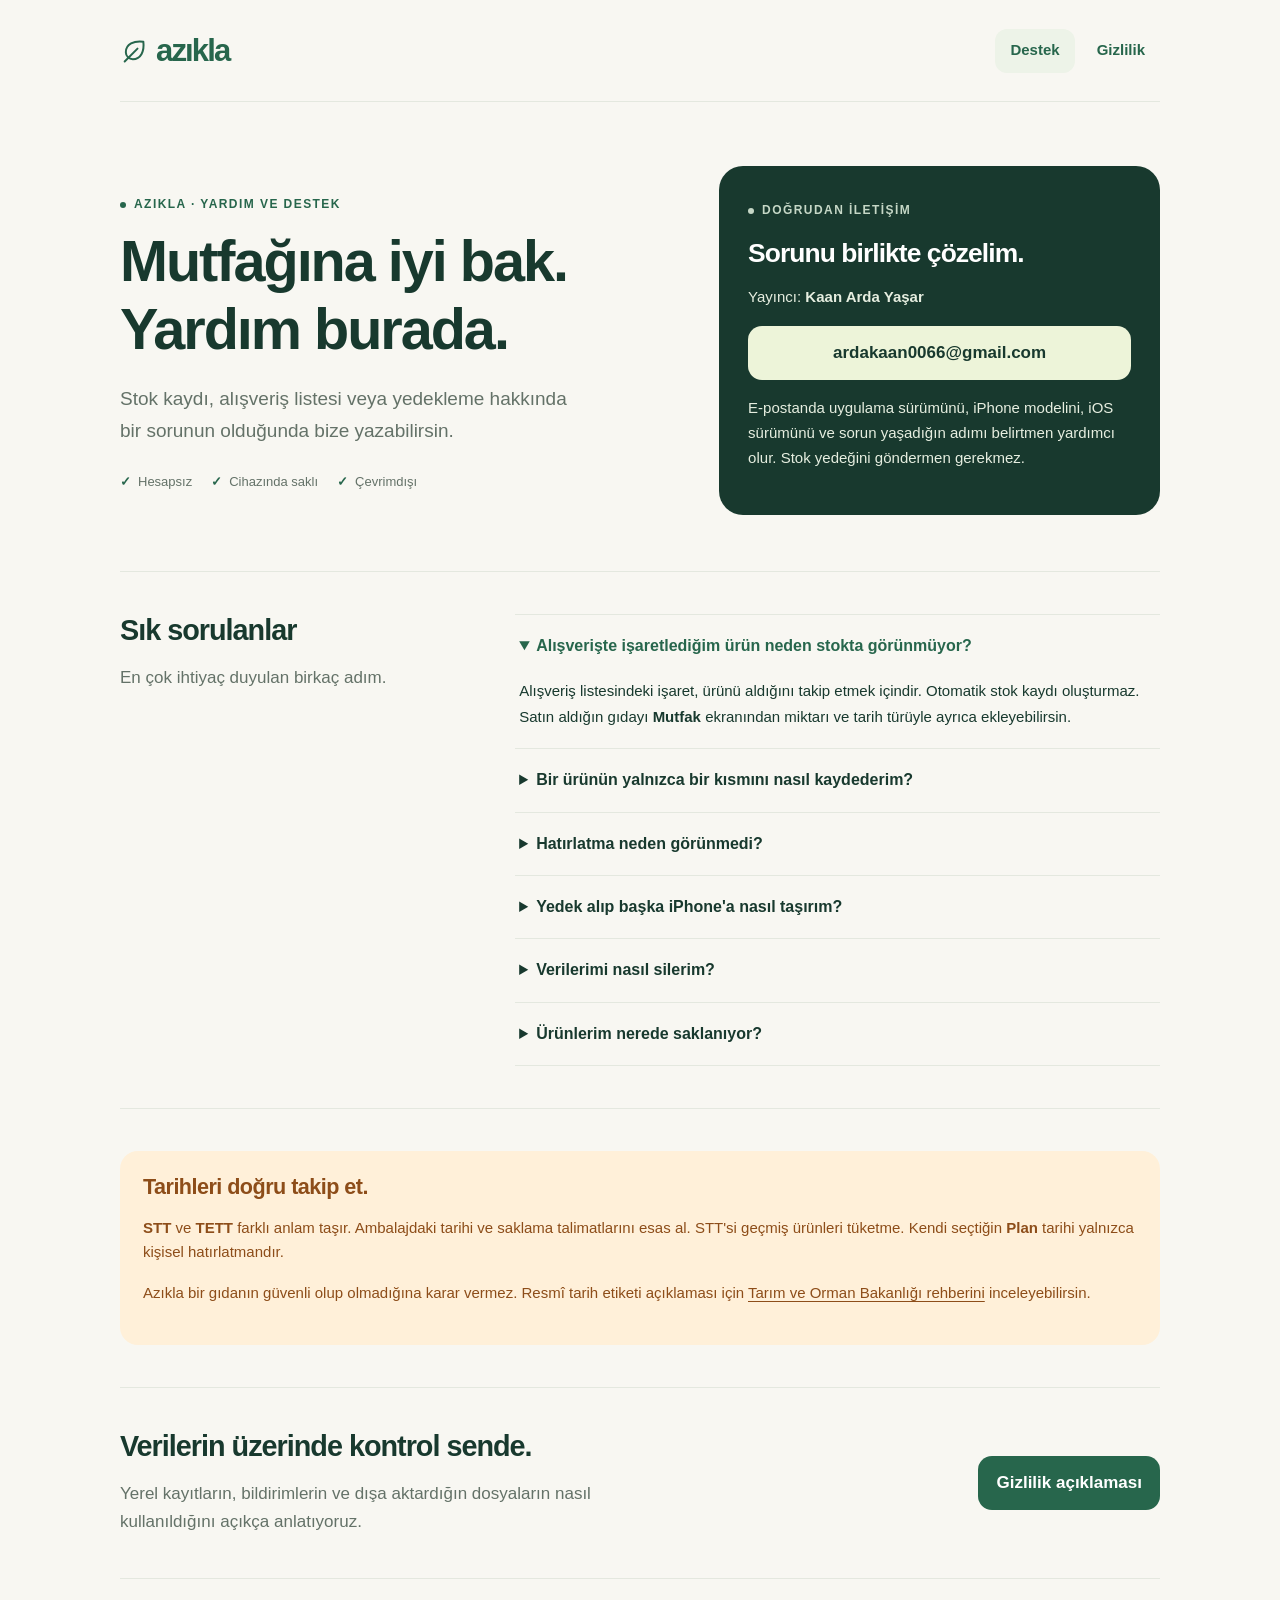
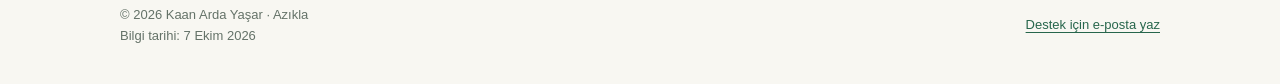
<file: index.html>
<!doctype html>
<html lang="tr">
<head>
  <meta charset="utf-8">
  <meta name="viewport" content="width=device-width, initial-scale=1">
  <meta name="description" content="Azıkla için destek: stok, alışveriş listesi, yerel hatırlatmalar ve yedekleme hakkında yardım. Yayıncı Kaan Arda Yaşar.">
  <meta http-equiv="Content-Security-Policy" content="default-src 'none'; style-src 'self'; img-src 'self' data:; base-uri 'none'; form-action 'none'">
  <title>Azıkla · Destek</title>
  <link rel="stylesheet" href="styles.css">
</head>
<body>
  <a class="skip" href="#main">İçeriğe geç</a>
  <div class="shell">
    <header class="header">
      <a class="logo" href="index.html" aria-label="Azıkla destek ana sayfası">
        <svg aria-hidden="true" viewBox="0 0 24 24" fill="none"><path d="M20 4c-8-1-15 2-15 9a6 6 0 0 0 6 6c7 0 10-7 9-15ZM4 21 15 10" stroke="currentColor" stroke-width="1.7" stroke-linecap="round" stroke-linejoin="round"/></svg>
        <span>azıkla</span>
      </a>
      <nav class="nav" aria-label="Ana gezinme">
        <a href="index.html" aria-current="page">Destek</a>
        <a href="privacy.html">Gizlilik</a>
      </nav>
    </header>
    <main id="main" tabindex="-1">
      <section class="hero" aria-labelledby="page-title">
        <div>
          <span class="eyebrow">Azıkla · Yardım ve destek</span>
          <h1 id="page-title">Mutfağına iyi bak.<br>Yardım burada.</h1>
          <p class="lead muted">Stok kaydı, alışveriş listesi veya yedekleme hakkında bir sorunun olduğunda bize yazabilirsin.</p>
          <div class="facts" aria-label="Uygulamanın temel özellikleri">
            <span>Hesapsız</span><span>Cihazında saklı</span><span>Çevrimdışı</span>
          </div>
        </div>
        <aside class="contact" aria-labelledby="contact-title">
          <span class="eyebrow">Doğrudan iletişim</span>
          <h2 id="contact-title">Sorunu birlikte çözelim.</h2>
          <p>Yayıncı: <strong>Kaan Arda Yaşar</strong></p>
          <a class="button" href="mailto:ardakaan0066@gmail.com" aria-label="Destek için ardakaan0066@gmail.com adresine e-posta yaz">ardakaan0066@gmail.com</a>
          <p class="contact-note">E-postanda uygulama sürümünü, iPhone modelini, iOS sürümünü ve sorun yaşadığın adımı belirtmen yardımcı olur. Stok yedeğini göndermen gerekmez.</p>
        </aside>
      </section>
      <section class="section split" aria-labelledby="faq-title">
        <div class="section-intro">
          <h2 id="faq-title">Sık sorulanlar</h2>
          <p class="muted">En çok ihtiyaç duyulan birkaç adım.</p>
        </div>
        <div class="faq">
          <details open>
            <summary>Alışverişte işaretlediğim ürün neden stokta görünmüyor?</summary>
            <div class="answer"><p>Alışveriş listesindeki işaret, ürünü aldığını takip etmek içindir. Otomatik stok kaydı oluşturmaz. Satın aldığın gıdayı <strong>Mutfak</strong> ekranından miktarı ve tarih türüyle ayrıca ekleyebilirsin.</p></div>
          </details>
          <details>
            <summary>Bir ürünün yalnızca bir kısmını nasıl kaydederim?</summary>
            <div class="answer"><p>Ürünün <strong>Tükettim</strong> veya <strong>İsraf oldu</strong> işlemini seçip aynı birimde kullandığın miktarı gir. Kalan miktar stokta tutulur. Örneğin 1 kg ürünün 0,25 kg'ını kaydedersen 0,75 kg kalır.</p></div>
          </details>
          <details>
            <summary>Hatırlatma neden görünmedi?</summary>
            <div class="answer"><p>Ayarlar'da tarih hatırlatıcılarının açık olduğunu ve iPhone'da Azıkla'ya bildirim izni verildiğini kontrol et. Odak modu ve bildirim görünürlüğü teslimatı etkileyebilir.</p><p>Hatırlatmalar cihazda planlanır. Sonraki 30 gün için, tarihten bir gün önce ve tarih gününde saat 10.00'a ayarlanır; aynı günün ürünleri tek bildirimde toplanır. Uygulamayı yeniden açmak planın güncellenmesini sağlar.</p></div>
          </details>
          <details>
            <summary>Yedek alıp başka iPhone'a nasıl taşırım?</summary>
            <div class="answer"><p><strong>Ayarlar → Yedeğimi dışa aktar</strong> ile JSON dosyasını seçtiğin yere kaydet. Diğer cihazda <strong>Yedek dosyası seç</strong> işlemini kullan. Dosya en fazla 2 MB olabilir; geri yükleme mevcut kayıtların yerini alır ve hatırlatıcıları yeniden açman gerekir.</p><p>Yedek dosyası ayrıca şifreli değildir. Kayıtlarını içerdiğinden dosyayı nereye kaydettiğine veya kiminle paylaştığına dikkat et.</p></div>
          </details>
          <details>
            <summary>Verilerimi nasıl silerim?</summary>
            <div class="answer"><p><strong>Ayarlar → Tüm verilerimi sil</strong> işlemi ana kayıtları ve cihazdaki kurtarma kopyalarını temizler. Temizlik tamamlanamazsa uygulama uyarı verir; bu durumda silmeyi tekrar deneyebilirsin.</p><p>Daha önce dışa aktardığın dosyalar ve iPhone'un yedekleri ayrı yönetilir. Bu işlem onları silmez.</p></div>
          </details>
          <details>
            <summary>Ürünlerim nerede saklanıyor?</summary>
            <div class="answer"><p>Stok, alışveriş ve kullanım kayıtların cihazında saklanır. Azıkla hesap, reklam veya kullanım analitiği servisi kullanmaz. Uygulamanın kendi bulut senkronizasyonu yoktur; iPhone'un yedekleme ayarları ayrıca geçerli olabilir.</p><p><a href="privacy.html">Gizlilik açıklamasını oku</a>.</p></div>
          </details>
        </div>
      </section>
      <section class="section" aria-labelledby="dates-title">
        <div class="notice">
          <h2 id="dates-title">Tarihleri doğru takip et.</h2>
          <p><strong>STT</strong> ve <strong>TETT</strong> farklı anlam taşır. Ambalajdaki tarihi ve saklama talimatlarını esas al. STT'si geçmiş ürünleri tüketme. Kendi seçtiğin <strong>Plan</strong> tarihi yalnızca kişisel hatırlatmandır.</p>
          <p>Azıkla bir gıdanın güvenli olup olmadığına karar vermez. Resmî tarih etiketi açıklaması için <a href="https://guvenilirgida.tarimorman.gov.tr/Haber/Detay/18326">Tarım ve Orman Bakanlığı rehberini</a> inceleyebilirsin.</p>
        </div>
      </section>
      <section class="section next" aria-labelledby="privacy-title">
        <div><h2 id="privacy-title">Verilerin üzerinde kontrol sende.</h2><p class="muted">Yerel kayıtların, bildirimlerin ve dışa aktardığın dosyaların nasıl kullanıldığını açıkça anlatıyoruz.</p></div>
        <a class="button" href="privacy.html">Gizlilik açıklaması</a>
      </section>
    </main>
    <footer class="footer">
      <div><p>© 2026 Kaan Arda Yaşar · Azıkla</p><p>Bilgi tarihi: 7 Ekim 2026</p></div>
      <a href="mailto:ardakaan0066@gmail.com">Destek için e-posta yaz</a>
    </footer>
  </div>
</body>
</html>
</file>
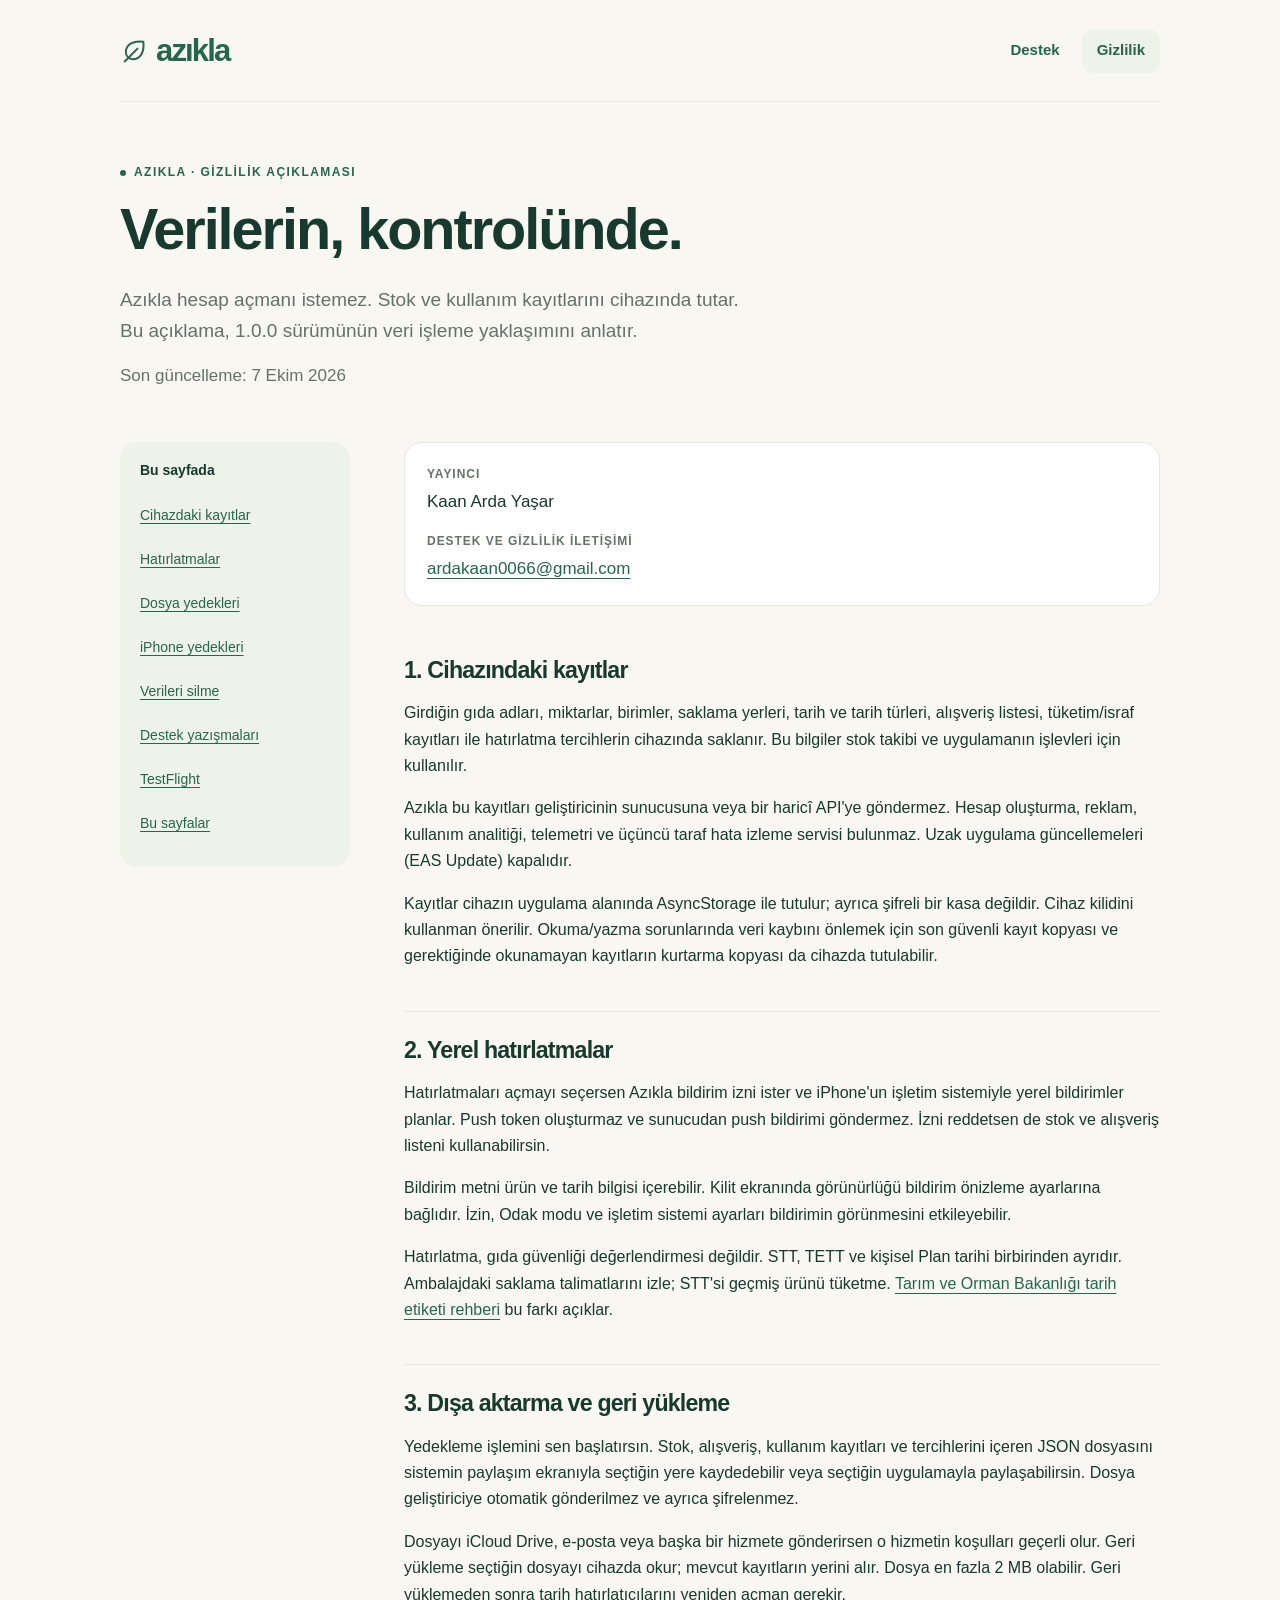
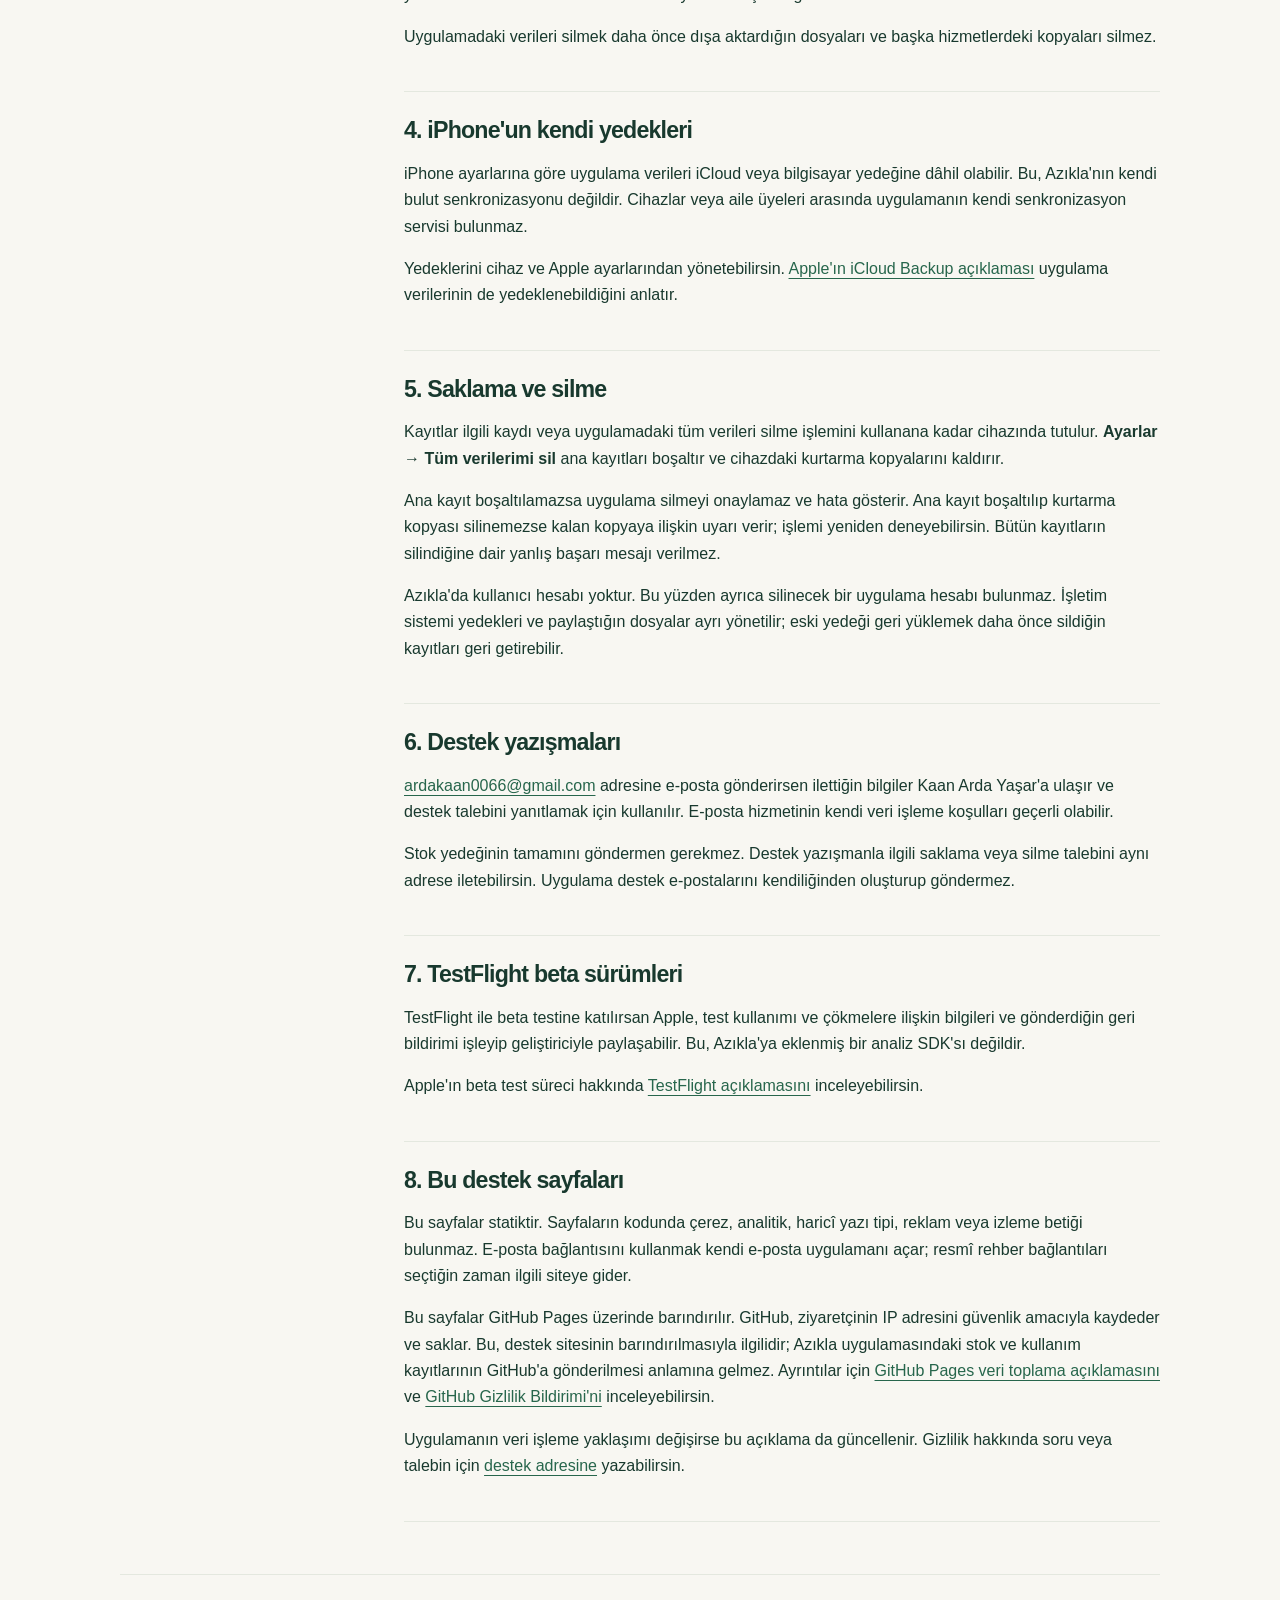
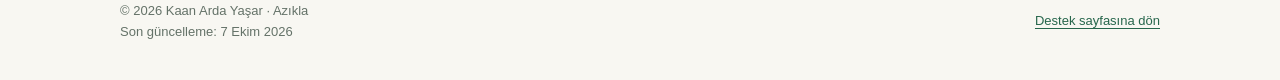
<file: privacy.html>
<!doctype html>
<html lang="tr">
<head>
  <meta charset="utf-8">
  <meta name="viewport" content="width=device-width, initial-scale=1">
  <meta name="description" content="Azıkla gizlilik açıklaması: cihazdaki kayıtlar, yerel bildirimler, dosya yedekleri ve silme işlemi. Yayıncı Kaan Arda Yaşar.">
  <meta http-equiv="Content-Security-Policy" content="default-src 'none'; style-src 'self'; img-src 'self' data:; base-uri 'none'; form-action 'none'">
  <title>Azıkla · Gizlilik</title>
  <link rel="stylesheet" href="styles.css">
</head>
<body>
  <a class="skip" href="#main">İçeriğe geç</a>
  <div class="shell">
    <header class="header">
      <a class="logo" href="index.html" aria-label="Azıkla destek ana sayfası">
        <svg aria-hidden="true" viewBox="0 0 24 24" fill="none"><path d="M20 4c-8-1-15 2-15 9a6 6 0 0 0 6 6c7 0 10-7 9-15ZM4 21 15 10" stroke="currentColor" stroke-width="1.7" stroke-linecap="round" stroke-linejoin="round"/></svg>
        <span>azıkla</span>
      </a>
      <nav class="nav" aria-label="Ana gezinme"><a href="index.html">Destek</a><a href="privacy.html" aria-current="page">Gizlilik</a></nav>
    </header>
    <main id="main" tabindex="-1">
      <header class="policy-head">
        <span class="eyebrow">Azıkla · Gizlilik açıklaması</span>
        <h1>Verilerin, kontrolünde.</h1>
        <p class="lead muted">Azıkla hesap açmanı istemez. Stok ve kullanım kayıtlarını cihazında tutar. Bu açıklama, 1.0.0 sürümünün veri işleme yaklaşımını anlatır.</p>
        <p class="muted">Son güncelleme: <time datetime="2026-10-07">7 Ekim 2026</time></p>
      </header>
      <div class="policy-layout">
        <nav class="toc" aria-label="Gizlilik açıklamasının bölümleri">
          <h2>Bu sayfada</h2>
          <ul>
            <li><a href="#records">Cihazdaki kayıtlar</a></li>
            <li><a href="#reminders">Hatırlatmalar</a></li>
            <li><a href="#files">Dosya yedekleri</a></li>
            <li><a href="#backups">iPhone yedekleri</a></li>
            <li><a href="#deletion">Verileri silme</a></li>
            <li><a href="#support">Destek yazışmaları</a></li>
            <li><a href="#beta">TestFlight</a></li>
            <li><a href="#website">Bu sayfalar</a></li>
          </ul>
        </nav>
        <article class="policy" aria-label="Gizlilik politikası">
          <div class="identity">
            <dl>
              <dt>Yayıncı</dt><dd>Kaan Arda Yaşar</dd>
              <dt>Destek ve gizlilik iletişimi</dt><dd><a href="mailto:ardakaan0066@gmail.com">ardakaan0066@gmail.com</a></dd>
            </dl>
          </div>
          <section id="records" aria-labelledby="records-title">
            <h2 id="records-title">1. Cihazındaki kayıtlar</h2>
            <p>Girdiğin gıda adları, miktarlar, birimler, saklama yerleri, tarih ve tarih türleri, alışveriş listesi, tüketim/israf kayıtları ile hatırlatma tercihlerin cihazında saklanır. Bu bilgiler stok takibi ve uygulamanın işlevleri için kullanılır.</p>
            <p>Azıkla bu kayıtları geliştiricinin sunucusuna veya bir haricî API'ye göndermez. Hesap oluşturma, reklam, kullanım analitiği, telemetri ve üçüncü taraf hata izleme servisi bulunmaz. Uzak uygulama güncellemeleri (EAS Update) kapalıdır.</p>
            <p>Kayıtlar cihazın uygulama alanında AsyncStorage ile tutulur; ayrıca şifreli bir kasa değildir. Cihaz kilidini kullanman önerilir. Okuma/yazma sorunlarında veri kaybını önlemek için son güvenli kayıt kopyası ve gerektiğinde okunamayan kayıtların kurtarma kopyası da cihazda tutulabilir.</p>
          </section>
          <section id="reminders" aria-labelledby="reminders-title">
            <h2 id="reminders-title">2. Yerel hatırlatmalar</h2>
            <p>Hatırlatmaları açmayı seçersen Azıkla bildirim izni ister ve iPhone'un işletim sistemiyle yerel bildirimler planlar. Push token oluşturmaz ve sunucudan push bildirimi göndermez. İzni reddetsen de stok ve alışveriş listeni kullanabilirsin.</p>
            <p>Bildirim metni ürün ve tarih bilgisi içerebilir. Kilit ekranında görünürlüğü bildirim önizleme ayarlarına bağlıdır. İzin, Odak modu ve işletim sistemi ayarları bildirimin görünmesini etkileyebilir.</p>
            <p>Hatırlatma, gıda güvenliği değerlendirmesi değildir. STT, TETT ve kişisel Plan tarihi birbirinden ayrıdır. Ambalajdaki saklama talimatlarını izle; STT'si geçmiş ürünü tüketme. <a href="https://guvenilirgida.tarimorman.gov.tr/Haber/Detay/18326">Tarım ve Orman Bakanlığı tarih etiketi rehberi</a> bu farkı açıklar.</p>
          </section>
          <section id="files" aria-labelledby="files-title">
            <h2 id="files-title">3. Dışa aktarma ve geri yükleme</h2>
            <p>Yedekleme işlemini sen başlatırsın. Stok, alışveriş, kullanım kayıtları ve tercihlerini içeren JSON dosyasını sistemin paylaşım ekranıyla seçtiğin yere kaydedebilir veya seçtiğin uygulamayla paylaşabilirsin. Dosya geliştiriciye otomatik gönderilmez ve ayrıca şifrelenmez.</p>
            <p>Dosyayı iCloud Drive, e-posta veya başka bir hizmete gönderirsen o hizmetin koşulları geçerli olur. Geri yükleme seçtiğin dosyayı cihazda okur; mevcut kayıtların yerini alır. Dosya en fazla 2 MB olabilir. Geri yüklemeden sonra tarih hatırlatıcılarını yeniden açman gerekir.</p>
            <p>Uygulamadaki verileri silmek daha önce dışa aktardığın dosyaları ve başka hizmetlerdeki kopyaları silmez.</p>
          </section>
          <section id="backups" aria-labelledby="backups-title">
            <h2 id="backups-title">4. iPhone'un kendi yedekleri</h2>
            <p>iPhone ayarlarına göre uygulama verileri iCloud veya bilgisayar yedeğine dâhil olabilir. Bu, Azıkla'nın kendi bulut senkronizasyonu değildir. Cihazlar veya aile üyeleri arasında uygulamanın kendi senkronizasyon servisi bulunmaz.</p>
            <p>Yedeklerini cihaz ve Apple ayarlarından yönetebilirsin. <a href="https://support.apple.com/en-gb/108770">Apple'ın iCloud Backup açıklaması</a> uygulama verilerinin de yedeklenebildiğini anlatır.</p>
          </section>
          <section id="deletion" aria-labelledby="deletion-title">
            <h2 id="deletion-title">5. Saklama ve silme</h2>
            <p>Kayıtlar ilgili kaydı veya uygulamadaki tüm verileri silme işlemini kullanana kadar cihazında tutulur. <strong>Ayarlar → Tüm verilerimi sil</strong> ana kayıtları boşaltır ve cihazdaki kurtarma kopyalarını kaldırır.</p>
            <p>Ana kayıt boşaltılamazsa uygulama silmeyi onaylamaz ve hata gösterir. Ana kayıt boşaltılıp kurtarma kopyası silinemezse kalan kopyaya ilişkin uyarı verir; işlemi yeniden deneyebilirsin. Bütün kayıtların silindiğine dair yanlış başarı mesajı verilmez.</p>
            <p>Azıkla'da kullanıcı hesabı yoktur. Bu yüzden ayrıca silinecek bir uygulama hesabı bulunmaz. İşletim sistemi yedekleri ve paylaştığın dosyalar ayrı yönetilir; eski yedeği geri yüklemek daha önce sildiğin kayıtları geri getirebilir.</p>
          </section>
          <section id="support" aria-labelledby="support-title">
            <h2 id="support-title">6. Destek yazışmaları</h2>
            <p><a href="mailto:ardakaan0066@gmail.com">ardakaan0066@gmail.com</a> adresine e-posta gönderirsen ilettiğin bilgiler Kaan Arda Yaşar'a ulaşır ve destek talebini yanıtlamak için kullanılır. E-posta hizmetinin kendi veri işleme koşulları geçerli olabilir.</p>
            <p>Stok yedeğinin tamamını göndermen gerekmez. Destek yazışmanla ilgili saklama veya silme talebini aynı adrese iletebilirsin. Uygulama destek e-postalarını kendiliğinden oluşturup göndermez.</p>
          </section>
          <section id="beta" aria-labelledby="beta-title">
            <h2 id="beta-title">7. TestFlight beta sürümleri</h2>
            <p>TestFlight ile beta testine katılırsan Apple, test kullanımı ve çökmelere ilişkin bilgileri ve gönderdiğin geri bildirimi işleyip geliştiriciyle paylaşabilir. Bu, Azıkla'ya eklenmiş bir analiz SDK'sı değildir.</p>
            <p>Apple'ın beta test süreci hakkında <a href="https://testflight.apple.com/">TestFlight açıklamasını</a> inceleyebilirsin.</p>
          </section>
          <section id="website" aria-labelledby="website-title">
            <h2 id="website-title">8. Bu destek sayfaları</h2>
            <p>Bu sayfalar statiktir. Sayfaların kodunda çerez, analitik, haricî yazı tipi, reklam veya izleme betiği bulunmaz. E-posta bağlantısını kullanmak kendi e-posta uygulamanı açar; resmî rehber bağlantıları seçtiğin zaman ilgili siteye gider.</p>
            <p>Bu sayfalar GitHub Pages üzerinde barındırılır. GitHub, ziyaretçinin IP adresini güvenlik amacıyla kaydeder ve saklar. Bu, destek sitesinin barındırılmasıyla ilgilidir; Azıkla uygulamasındaki stok ve kullanım kayıtlarının GitHub'a gönderilmesi anlamına gelmez. Ayrıntılar için <a href="https://docs.github.com/en/pages/getting-started-with-github-pages/what-is-github-pages#data-collection">GitHub Pages veri toplama açıklamasını</a> ve <a href="https://docs.github.com/en/site-policy/privacy-policies/github-general-privacy-statement">GitHub Gizlilik Bildirimi'ni</a> inceleyebilirsin.</p>
            <p>Uygulamanın veri işleme yaklaşımı değişirse bu açıklama da güncellenir. Gizlilik hakkında soru veya talebin için <a href="mailto:ardakaan0066@gmail.com">destek adresine</a> yazabilirsin.</p>
          </section>
        </article>
      </div>
    </main>
    <footer class="footer">
      <div><p>© 2026 Kaan Arda Yaşar · Azıkla</p><p>Son güncelleme: 7 Ekim 2026</p></div>
      <a href="index.html">Destek sayfasına dön</a>
    </footer>
  </div>
</body>
</html>
</file>
<file: styles.css>
:root {
  color-scheme: light;
  --bg: #f8f7f2;
  --card: #ffffff;
  --ink: #18392e;
  --green: #27664c;
  --muted: #647268;
  --line: #e4e8df;
  --pale: #edf3e8;
  --amber: #fff0d9;
  --orange: #8d4d19;
}
* { box-sizing: border-box; }
html { scroll-behavior: smooth; }
body { margin: 0; background: var(--bg); color: var(--ink); font-family: -apple-system, BlinkMacSystemFont, "Segoe UI", sans-serif; font-size: 17px; line-height: 1.65; }
a { color: var(--green); text-underline-offset: .22em; }
a:hover { text-decoration-thickness: .14em; }
a:focus-visible, summary:focus-visible, [tabindex]:focus-visible { outline: 3px solid #8d4d19; outline-offset: 5px; border-radius: 4px; }
p { margin: 0 0 1rem; }
h1, h2, h3 { font-weight: 700; line-height: 1.18; letter-spacing: -.035em; }
h1 { font-size: clamp(2.3rem, 6vw, 3.6rem); margin: .7rem 0 1.2rem; max-width: 15ch; }
h2 { font-size: 1.8rem; margin: 0 0 1rem; }
h3 { font-size: 1.15rem; letter-spacing: -.02em; margin: 0 0 .5rem; }
ul, ol { padding-left: 1.35rem; }
li + li { margin-top: .55rem; }
svg { display: block; }
.skip { position: fixed; z-index: 10; top: 12px; left: 12px; padding: 12px 18px; background: var(--ink); color: white; transform: translateY(-200%); }
.skip:focus { transform: translateY(0); }
.shell { width: min(100% - 48px, 1040px); margin: 0 auto; }
.header { display: flex; align-items: center; justify-content: space-between; gap: 24px; padding: 25px 0; border-bottom: 1px solid var(--line); }
.logo { display: inline-flex; align-items: center; gap: 8px; min-height: 44px; color: var(--green); font-weight: 750; font-size: 31px; letter-spacing: -.06em; text-decoration: none; }
.logo svg { width: 28px; height: 28px; }
.nav { display: flex; gap: 7px; }
.nav a { display: inline-flex; align-items: center; min-height: 44px; padding: 9px 15px; border-radius: 12px; text-decoration: none; font-size: 15px; font-weight: 600; }
.nav a[aria-current="page"] { background: var(--pale); }
.hero { display: grid; grid-template-columns: 1.25fr 1fr; gap: 48px; align-items: center; padding: 64px 0 56px; }
.eyebrow { display: inline-flex; align-items: center; gap: 8px; color: var(--green); font-size: 12px; font-weight: 700; letter-spacing: .12em; text-transform: uppercase; }
.eyebrow::before { content: ""; width: 6px; height: 6px; border-radius: 50%; background: currentColor; }
.lead { font-size: 19px; line-height: 1.65; max-width: 44ch; }
.muted { color: var(--muted); }
.contact { background: var(--ink); color: white; border-radius: 24px; padding: 29px; }
.contact .eyebrow { color: #c5d7c6; }
.contact h2 { font-size: 1.65rem; margin-top: 15px; }
.contact p { color: #e6eee0; font-size: 15px; }
.contact .contact-note { margin-top: 16px; }
.contact .button { color: var(--ink); background: #edf4d9; }
.button { display: inline-flex; justify-content: center; align-items: center; min-height: 52px; padding: 13px 18px; border-radius: 14px; color: white; background: var(--green); font-weight: 650; text-decoration: none; max-width: 100%; overflow-wrap: anywhere; }
.contact .button { display: block; text-align: center; }
.contact .button:focus-visible { outline-color: #f2cf8a; }
.facts { display: flex; flex-wrap: wrap; gap: 9px 19px; font-size: 13px; color: var(--muted); margin-top: 25px; }
.facts span { display: flex; gap: 7px; align-items: center; }
.facts span::before { content: "✓"; color: var(--green); font-weight: 700; }
.section { padding: 42px 0; border-top: 1px solid var(--line); }
.split { display: grid; grid-template-columns: .7fr 1.3fr; gap: 48px; }
.section-intro p { max-width: 30ch; }
.faq { border-top: 1px solid var(--line); }
details { border-bottom: 1px solid var(--line); }
summary { min-height: 58px; cursor: pointer; padding: 18px 4px; font-weight: 650; font-size: 16px; }
details[open] summary { color: var(--green); }
.answer { padding: 0 4px 18px; font-size: 15px; line-height: 1.75; }
.answer p:last-child { margin-bottom: 0; }
.notice { background: var(--amber); color: var(--orange); border-radius: 18px; padding: 23px; }
.notice h2 { font-size: 1.35rem; letter-spacing: -.025em; }
.notice p { font-size: 15px; }
.notice a { color: var(--orange); }
.next { display: flex; justify-content: space-between; gap: 26px; align-items: center; }
.next p { margin-bottom: 0; max-width: 58ch; }
.next .button { flex-shrink: 0; }
.footer { border-top: 1px solid var(--line); padding: 25px 0 36px; display: flex; justify-content: space-between; flex-wrap: wrap; gap: 12px; font-size: 13px; color: var(--muted); }
.footer a { display: inline-block; min-height: 44px; padding: 10px 0; }
.footer p { margin-bottom: 0; }
.policy-head { padding: 55px 0 36px; }
.policy-head h1 { max-width: 18ch; }
.policy-head .lead { max-width: 60ch; }
.policy-layout { display: grid; grid-template-columns: 230px minmax(0, 1fr); gap: 54px; padding-bottom: 52px; }
.toc { align-self: start; background: var(--pale); padding: 20px; border-radius: 18px; }
.toc h2 { font-size: 14px; letter-spacing: 0; }
.toc ul { list-style: none; margin: 0; padding: 0; }
.toc li + li { margin-top: 0; }
.toc a { display: block; min-height: 44px; padding: 9px 0; font-size: 14px; }
.policy section { padding: 25px 0; border-bottom: 1px solid var(--line); scroll-margin-top: 24px; }
.policy section:first-child { padding-top: 0; }
.policy h2 { font-size: 1.45rem; }
.policy p, .policy li { font-size: 16px; }
.policy .identity { background: white; border: 1px solid var(--line); border-radius: 18px; padding: 22px; margin-bottom: 26px; }
.identity dl { margin: 0; }
.identity dt { color: var(--muted); font-size: 12px; font-weight: 700; letter-spacing: .08em; text-transform: uppercase; }
.identity dd { margin: 3px 0 16px; overflow-wrap: anywhere; }
.identity dd:last-child { margin-bottom: 0; }
.policy .small { font-size: 13px; }
@media (max-width: 740px) {
  .shell { width: min(100% - 36px, 560px); }
  .header { gap: 15px; padding: 18px 0; }
  .logo { font-size: 28px; }
  .nav { gap: 3px; }
  .nav a { font-size: 14px; padding: 9px 11px; }
  .hero { grid-template-columns: 1fr; gap: 28px; padding: 38px 0; }
  .lead { font-size: 17px; }
  .contact { padding: 24px; }
  .section { padding: 32px 0; }
  .split { grid-template-columns: 1fr; gap: 21px; }
  .section-intro p { max-width: none; }
  .next { align-items: flex-start; flex-direction: column; gap: 18px; }
  .next .button { width: 100%; }
  .policy-head { padding: 36px 0 26px; }
  .policy-layout { grid-template-columns: 1fr; gap: 32px; }
  .toc { padding: 18px 20px; }
  .toc ul { display: grid; grid-template-columns: 1fr 1fr; column-gap: 18px; }
  .footer { display: block; }
}
@media (prefers-reduced-motion: reduce) { html { scroll-behavior: auto; } }
</file>
